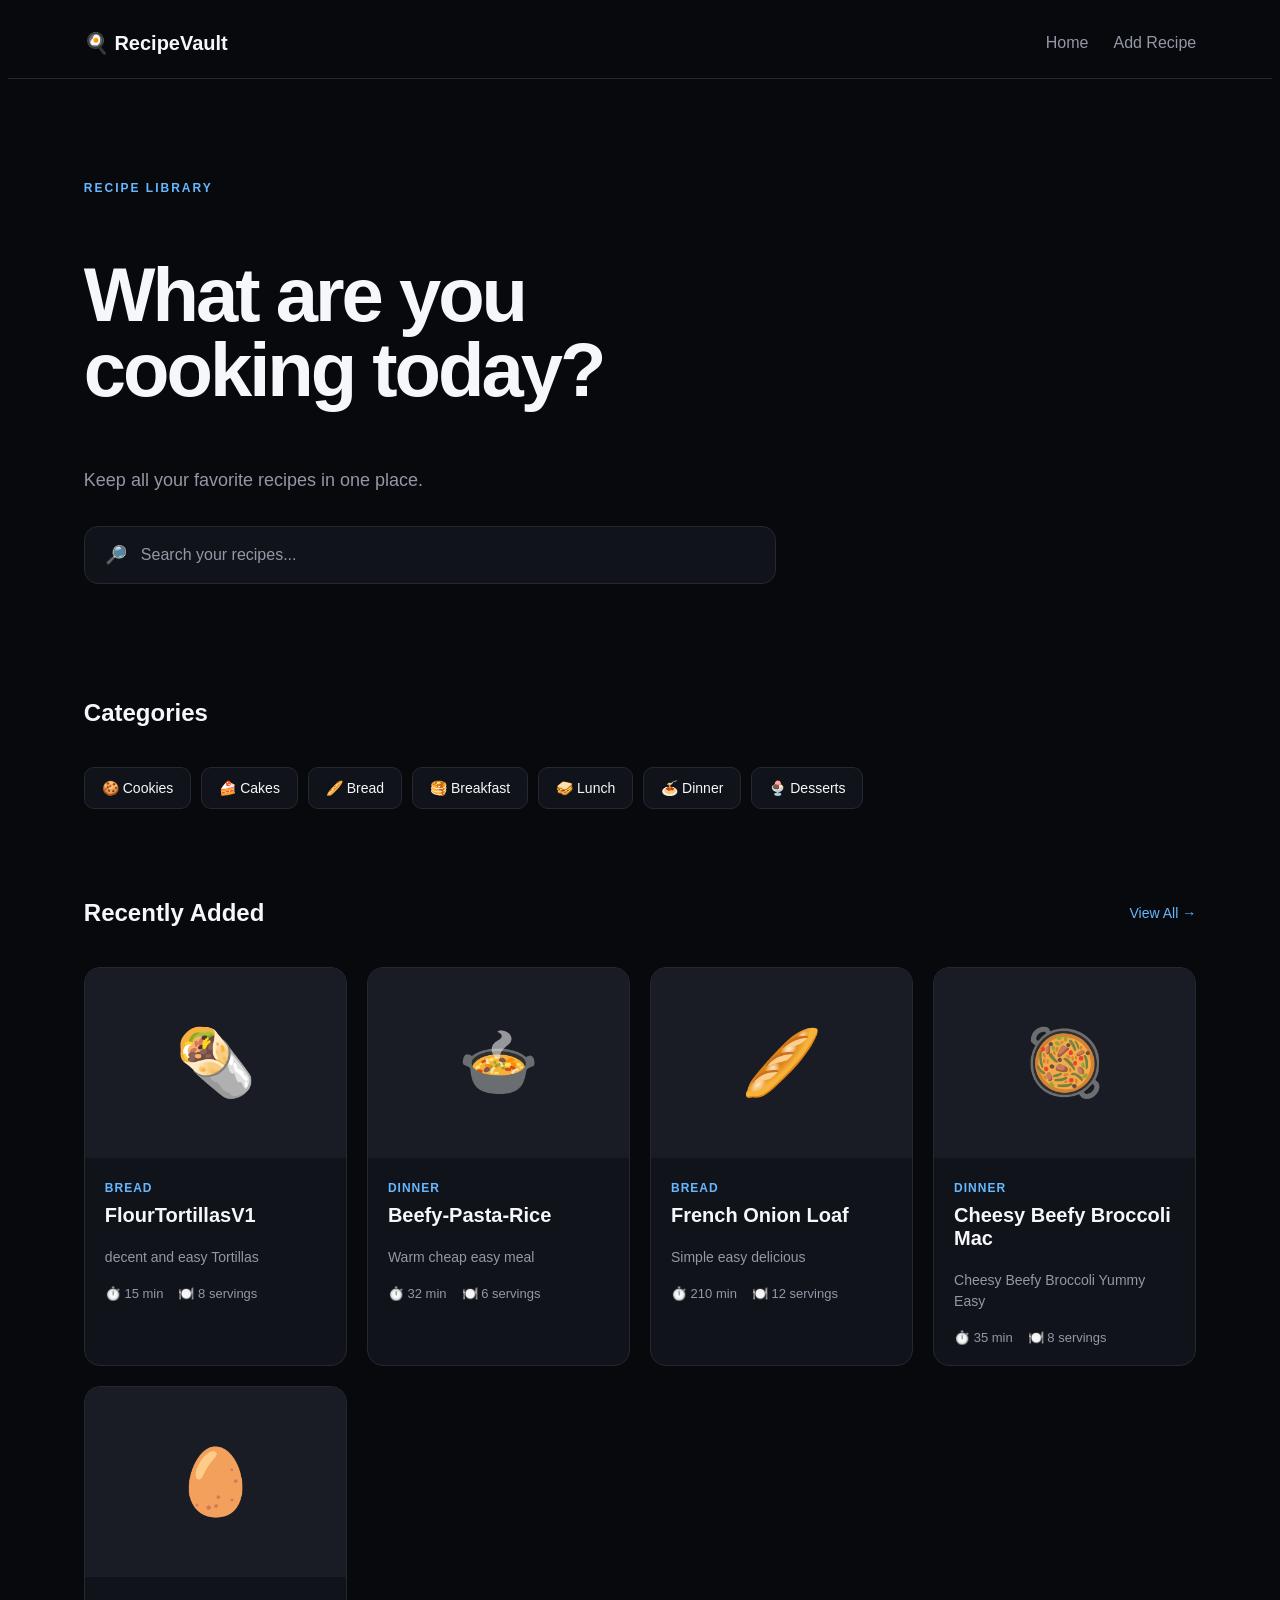
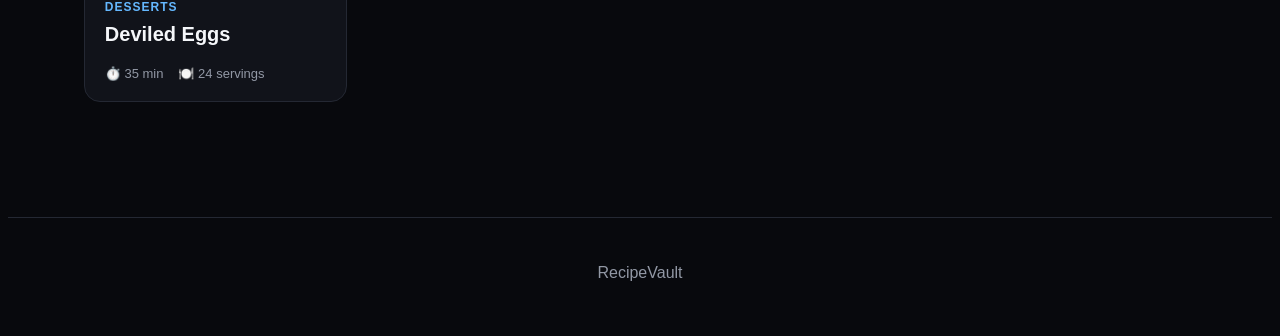
<file: index.html>
<!DOCTYPE html>
<html lang="en">
<head>
    <meta charset="UTF-8">
    <meta name="viewport" content="width=device-width, initial-scale=1.0">

    <title>RecipeVault</title>

    <link rel="stylesheet" href="css/style.css">
</head>

<body>

    <header class="navbar">
        <a href="index.html" class="logo">
            🍳 RecipeVault
        </a>

        <nav>
            <a href="index.html">Home</a>
            <a href="add-recipe.html">Add Recipe</a>
        </nav>
    </header>

    <main>

        <section class="hero">
            <p class="eyebrow">RECIPE LIBRARY</p>

            <h1>What are you<br>cooking today?</h1>

            <p class="hero-description">
                Keep all your favorite recipes in one place.
            </p>

            <div class="search-box">
                <span>🔎</span>
                <input
                    type="text"
                    id="searchInput"
                    placeholder="Search your recipes..."
                >
            </div>
        </section>

        <section class="section">
            <div class="section-header">
                <h2>Categories</h2>
            </div>

            <div class="categories">
                <button>🍪 Cookies</button>
                <button>🍰 Cakes</button>
                <button>🥖 Bread</button>
                <button>🥞 Breakfast</button>
                <button>🥪 Lunch</button>
                <button>🍝 Dinner</button>
                <button>🍨 Desserts</button>
            </div>
        </section>

        <section class="section">
            <div class="section-header">
                <h2>Recently Added</h2>
                <a href="#">View All →</a>
            </div>

            <div id="recipeGrid" class="recipe-grid">

                <article class="recipe-card">
                    <div class="recipe-image">
                        🍪
                    </div>

                    <div class="recipe-info">
                        <span class="recipe-category">Cookies</span>

                        <h3>Chocolate Chip Cookies</h3>

                        <p>
                            Soft, chewy cookies loaded with chocolate chips.
                        </p>

                        <div class="recipe-meta">
                            <span>⏱️ 25 min</span>
                            <span>🍪 24 servings</span>
                        </div>
                    </div>
                </article>

            </div>
        </section>

    </main>

    <footer>
        <p>RecipeVault</p>
    </footer>

    <script src="js/app.js"></script>

</body>
</html>
</file>
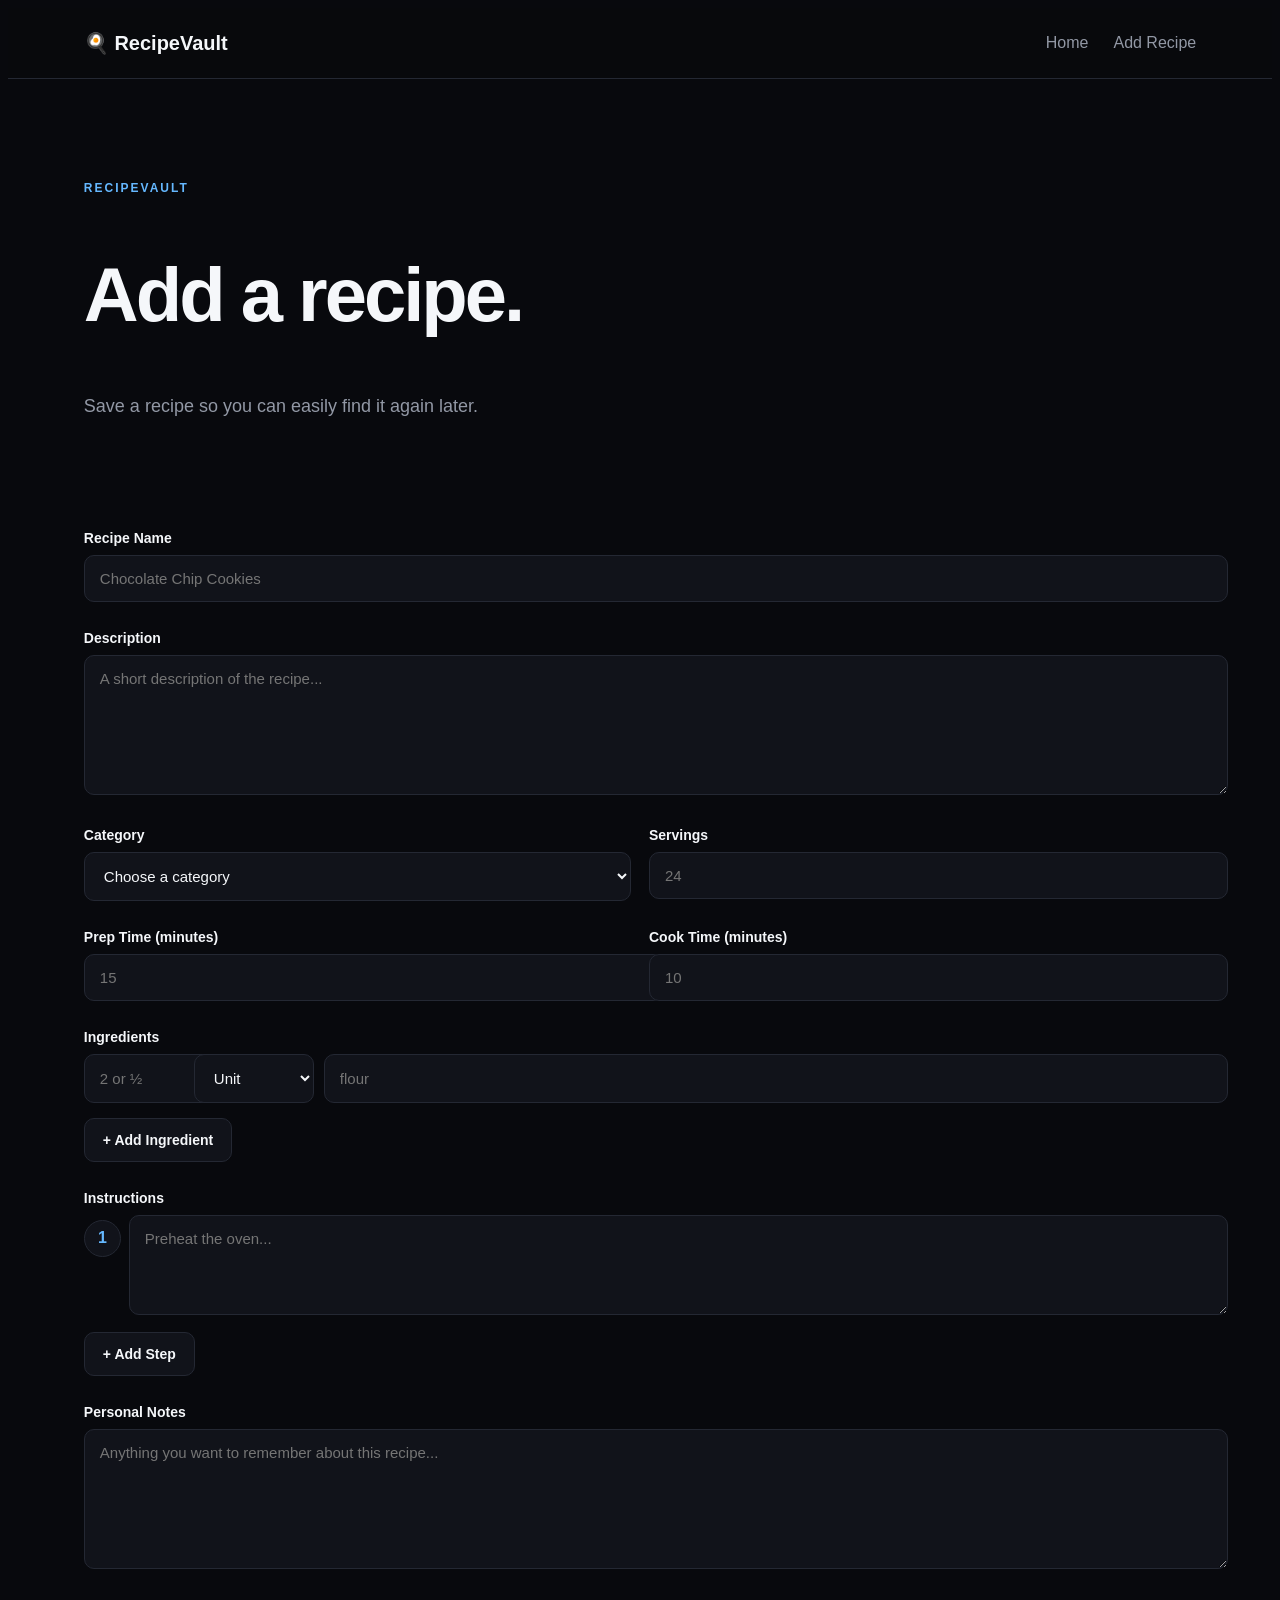
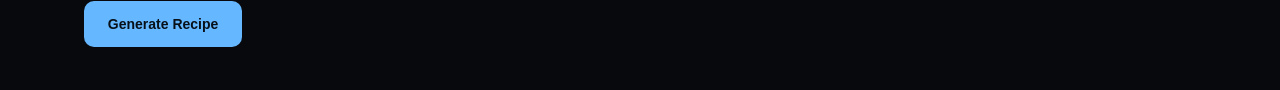
<file: add-recipe.html>
<!DOCTYPE html>
<html lang="en">
<head>
    <meta charset="UTF-8">
    <meta name="viewport" content="width=device-width, initial-scale=1.0">

    <title>Add Recipe • RecipeVault</title>

    <link rel="stylesheet" href="css/style.css">
</head>

<body>

    <header class="navbar">
        <a href="index.html" class="logo">
            🍳 RecipeVault
        </a>

        <nav>
            <a href="index.html">Home</a>
            <a href="add-recipe.html">Add Recipe</a>
        </nav>
    </header>

    <main>

        <section class="hero">
            <p class="eyebrow">RECIPEVAULT</p>

            <h1>Add a recipe.</h1>

            <p class="hero-description">
                Save a recipe so you can easily find it again later.
            </p>
        </section>

        <section class="section">

            <form id="recipeForm">

                <div class="form-group">
                    <label for="recipeName">Recipe Name</label>
                    <input
                        type="text"
                        id="recipeName"
                        placeholder="Chocolate Chip Cookies"
                        required
                    >
                </div>

                <div class="form-group">
                    <label for="description">Description</label>
                    <textarea
                        id="description"
                        placeholder="A short description of the recipe..."
                    ></textarea>
                </div>

                <div class="form-row">

                    <div class="form-group">
                        <label for="category">Category</label>

                        <select id="category" required>
                            <option value="">Choose a category</option>
                            <option value="Cookies">Cookies</option>
                            <option value="Cakes">Cakes</option>
                            <option value="Bread">Bread</option>
                            <option value="Breakfast">Breakfast</option>
                            <option value="Lunch">Lunch</option>
                            <option value="Dinner">Dinner</option>
                            <option value="Desserts">Desserts</option>
                            <option value="Other">Other</option>
                        </select>
                    </div>

                    <div class="form-group">
                        <label for="servings">Servings</label>

                        <input
                            type="number"
                            id="servings"
                            min="1"
                            placeholder="24"
                            required
                        >
                    </div>

                </div>

                <div class="form-row">

                    <div class="form-group">
                        <label for="prepTime">Prep Time (minutes)</label>

                        <input
                            type="number"
                            id="prepTime"
                            min="0"
                            placeholder="15"
                        >
                    </div>

                    <div class="form-group">
                        <label for="cookTime">Cook Time (minutes)</label>

                        <input
                            type="number"
                            id="cookTime"
                            min="0"
                            placeholder="10"
                        >
                    </div>

                </div>

                <div class="form-group">
                    <label>Ingredients</label>

                    <div id="ingredients">
                        <div class="ingredient-row">
                            <input
    type="text"
    class="ingredient-amount"
    placeholder="2 or ½"
    inputmode="text"
>

                            <select class="ingredient-unit">
    <option value="">Unit</option>

    <optgroup label="Volume">
        <option value="tsp">tsp</option>
        <option value="tbsp">tbsp</option>
        <option value="cup">cup</option>
        <option value="fl oz">fl oz</option>
        <option value="pint">pint</option>
        <option value="quart">quart</option>
        <option value="gallon">gallon</option>
        <option value="mL">mL</option>
        <option value="L">L</option>
    </optgroup>

    <optgroup label="Weight">
        <option value="oz">oz</option>
        <option value="lb">lb</option>
        <option value="g">g</option>
        <option value="kg">kg</option>
    </optgroup>

    <optgroup label="Other">
        <option value="whole">whole</option>
        <option value="pinch">pinch</option>
        <option value="dash">dash</option>
        <option value="package">package</option>
        <option value="can">can</option>
        <option value="jar">jar</option>
        <option value="bunch">bunch</option>
        <option value="slice">slice</option>
    </optgroup>

    <option value="custom">Custom...</option>
</select>

<input
    type="text"
    class="ingredient-custom-unit"
    placeholder="Custom unit"
    hidden
>

                            <input
                                type="text"
                                class="ingredient-name"
                                placeholder="flour"
                            >
                        </div>
                    </div>

                    <button
                        type="button"
                        id="addIngredient"
                        class="secondary-button"
                    >
                        + Add Ingredient
                    </button>
                </div>

                <div class="form-group">
                    <label>Instructions</label>

                    <div id="instructions">

                        <div class="instruction-row">
                            <span>1</span>

                            <textarea
                                class="instruction"
                                placeholder="Preheat the oven..."
                                required
                            ></textarea>
                        </div>

                    </div>

                    <button
                        type="button"
                        id="addInstruction"
                        class="secondary-button"
                    >
                        + Add Step
                    </button>
                </div>

                <div class="form-group">
                    <label for="notes">Personal Notes</label>

                    <textarea
                        id="notes"
                        placeholder="Anything you want to remember about this recipe..."
                    ></textarea>
                </div>

                <button type="submit" class="primary-button">
    Generate Recipe
</button>

<div id="jsonResult" class="json-result" hidden>
    <div class="json-header">
        <h2>Generated Recipe</h2>

        <button
            type="button"
            id="copyJson"
            class="secondary-button"
        >
            📋 Copy JSON
        </button>
    </div>

    <textarea
        id="jsonOutput"
        readonly
        spellcheck="false"
    ></textarea>

    <p class="json-help">
        Copy this JSON and add it to your <code>recipes.json</code> file.
    </p>
</div>

            </form>

        </section>

    </main>

    <script src="js/add-recipe.js"></script>

</body>
</html>
</file>
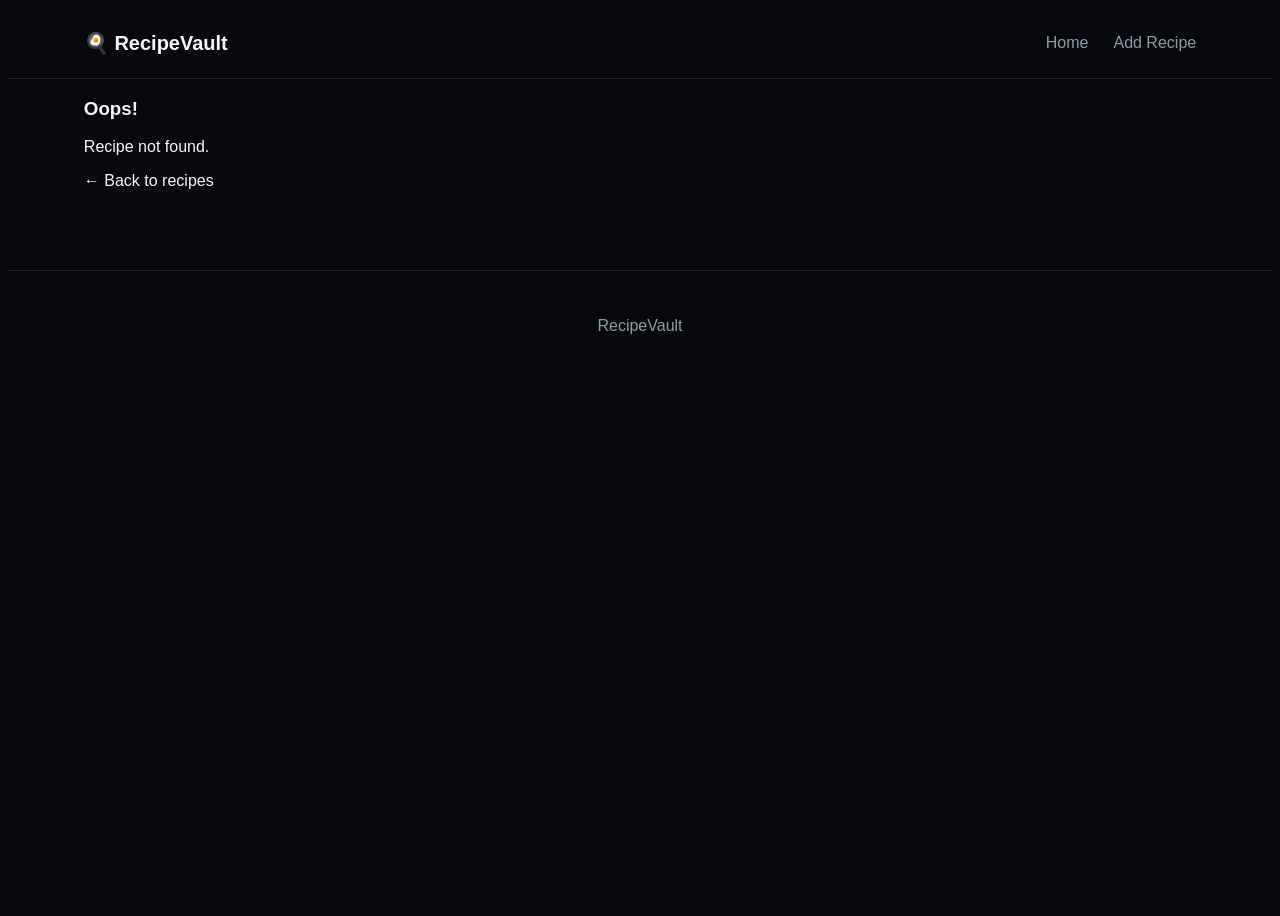
<file: recipe.html>
<!DOCTYPE html>
<html lang="en">
<head>
    <meta charset="UTF-8">
    <meta name="viewport" content="width=device-width, initial-scale=1.0">

    <title>Recipe • RecipeVault</title>

    <link rel="stylesheet" href="css/style.css">
</head>

<body>

    <header class="navbar">
        <a href="index.html" class="logo">
            🍳 RecipeVault
        </a>

        <nav>
            <a href="index.html">Home</a>
            <a href="add-recipe.html">Add Recipe</a>
        </nav>
    </header>


    <main>

        <section id="recipePage" class="recipe-page">

            <p class="loading">
                Loading recipe...
            </p>

        </section>

    </main>


    <footer>
        <p>RecipeVault</p>
    </footer>


    <script src="js/recipe.js"></script>

</body>
</html>
</file>
<file: css/style.css>
```css
* {
    box-sizing: border-box;
    margin: 0;
    padding: 0;
}

:root {
    --background: #08090d;
    --surface: #11131a;
    --surface-hover: #181b24;
    --border: #242833;
    --text: #f5f7fa;
    --muted: #9298a5;
    --accent: #65b8ff;
}

body {
    min-height: 100vh;
    background: var(--background);
    color: var(--text);
    font-family: Arial, Helvetica, sans-serif;
}

a {
    color: inherit;
    text-decoration: none;
}

/* NAVBAR */

.navbar {
    height: 70px;
    padding: 0 6%;
    display: flex;
    align-items: center;
    justify-content: space-between;

    border-bottom: 1px solid var(--border);
    background: rgba(8, 9, 13, 0.9);
}

.logo {
    font-size: 20px;
    font-weight: 700;
}

.navbar nav {
    display: flex;
    gap: 25px;
}

.navbar nav a {
    color: var(--muted);
    transition: 0.2s;
}

.navbar nav a:hover {
    color: var(--text);
}

/* MAIN */

main {
    width: min(1200px, 88%);
    margin: auto;
}

/* HERO */

.hero {
    padding: 90px 0 60px;
}

.eyebrow {
    color: var(--accent);
    font-size: 12px;
    font-weight: 700;
    letter-spacing: 2px;
    margin-bottom: 15px;
}

.hero h1 {
    font-size: clamp(42px, 7vw, 76px);
    line-height: 0.98;
    letter-spacing: -3px;
}

.hero-description {
    color: var(--muted);
    font-size: 18px;
    margin-top: 22px;
}

.search-box {
    margin-top: 35px;
    width: min(650px, 100%);

    display: flex;
    align-items: center;
    gap: 12px;

    padding: 17px 20px;

    background: var(--surface);
    border: 1px solid var(--border);
    border-radius: 14px;
}

.search-box span {
    font-size: 18px;
}

.search-box input {
    flex: 1;

    border: none;
    outline: none;
    background: transparent;

    color: var(--text);
    font-size: 16px;
}

.search-box input::placeholder {
    color: var(--muted);
}

/* SECTIONS */

.section {
    padding: 35px 0;
}

.section-header {
    display: flex;
    justify-content: space-between;
    align-items: center;
    margin-bottom: 20px;
}

.section-header h2 {
    font-size: 24px;
}

.section-header a {
    color: var(--accent);
    font-size: 14px;
}

/* CATEGORIES */

.categories {
    display: flex;
    gap: 10px;
    flex-wrap: wrap;
}

.categories button {
    border: 1px solid var(--border);
    background: var(--surface);
    color: var(--text);

    padding: 12px 17px;
    border-radius: 10px;

    font-size: 14px;
    cursor: pointer;

    transition: 0.2s;
}

.categories button:hover {
    background: var(--surface-hover);
    border-color: var(--accent);
}

/* RECIPE GRID */

.recipe-grid {
    display: grid;
    grid-template-columns: repeat(auto-fill, minmax(260px, 1fr));
    gap: 20px;
}

.recipe-card {
    overflow: hidden;

    background: var(--surface);
    border: 1px solid var(--border);
    border-radius: 16px;

    cursor: pointer;
    transition: 0.2s;
}

.recipe-card:hover {
    transform: translateY(-3px);
    background: var(--surface-hover);
}

.recipe-image {
    height: 190px;

    display: flex;
    align-items: center;
    justify-content: center;

    background: #191c24;

    font-size: 65px;
}

.recipe-info {
    padding: 20px;
}

.recipe-category {
    color: var(--accent);
    font-size: 12px;
    font-weight: 700;
    text-transform: uppercase;
    letter-spacing: 1px;
}

.recipe-info h3 {
    margin-top: 8px;
    font-size: 20px;
}

.recipe-info p {
    margin-top: 8px;
    color: var(--muted);
    line-height: 1.5;
    font-size: 14px;
}

.recipe-meta {
    display: flex;
    gap: 15px;
    margin-top: 18px;

    color: var(--muted);
    font-size: 13px;
}

/* FOOTER */

footer {
    margin-top: 80px;
    padding: 30px;

    text-align: center;
    color: var(--muted);
    border-top: 1px solid var(--border);
}

/* MOBILE */

@media (max-width: 600px) {

    .navbar {
        padding: 0 5%;
    }

    .navbar nav {
        gap: 15px;
        font-size: 14px;
    }

    main {
        width: 90%;
    }

    .hero {
        padding-top: 60px;
    }

    .hero h1 {
        letter-spacing: -2px;
    }

    .recipe-grid {
        grid-template-columns: 1fr;
    }
}
```


#recipeForm {
    width: min(800px, 100%);
}

.form-group {
    margin-bottom: 28px;
}

.form-group label {
    display: block;
    margin-bottom: 9px;

    font-size: 14px;
    font-weight: 600;
}

.form-group input,
.form-group textarea,
.form-group select {
    width: 100%;

    padding: 14px 15px;

    border: 1px solid var(--border);
    border-radius: 10px;

    background: var(--surface);
    color: var(--text);

    font-family: inherit;
    font-size: 15px;

    outline: none;

    transition: 0.2s;
}

.form-group input:focus,
.form-group textarea:focus,
.form-group select:focus {
    border-color: var(--accent);
}

.form-group textarea {
    min-height: 110px;
    resize: vertical;
}

.form-group select {
    cursor: pointer;
}

.form-row {
    display: grid;
    grid-template-columns: 1fr 1fr;
    gap: 18px;
}

/* INGREDIENTS */

.ingredient-row {
    display: grid;
    grid-template-columns: 100px 120px 1fr;
    gap: 10px;

    margin-bottom: 10px;
}

/* INSTRUCTIONS */

.instruction-row {
    display: grid;
    grid-template-columns: 35px 1fr;
    gap: 10px;

    margin-bottom: 12px;
}

.instruction-row > span {
    width: 35px;
    height: 35px;

    display: flex;
    align-items: center;
    justify-content: center;

    margin-top: 5px;

    border-radius: 50%;

    background: var(--surface);
    border: 1px solid var(--border);

    color: var(--accent);
    font-weight: 700;
}

.instruction-row textarea {
    min-height: 70px;
}

/* BUTTONS */

.primary-button,
.secondary-button {
    border-radius: 10px;

    padding: 13px 18px;

    font-family: inherit;
    font-size: 14px;
    font-weight: 600;

    cursor: pointer;

    transition: 0.2s;
}

.primary-button {
    border: none;

    background: var(--accent);
    color: #071019;

    padding: 15px 24px;
}

.primary-button:hover {
    filter: brightness(1.1);
}

.secondary-button {
    margin-top: 5px;

    background: var(--surface);
    color: var(--text);

    border: 1px solid var(--border);
}

.secondary-button:hover {
    background: var(--surface-hover);
    border-color: var(--accent);
}

/* MOBILE FORM */

@media (max-width: 600px) {

    .form-row {
        grid-template-columns: 1fr;
        gap: 0;
    }

    .ingredient-row {
        grid-template-columns: 75px 90px 1fr;
        gap: 7px;
    }

    .ingredient-row input {
        padding: 12px 9px;
        font-size: 14px;
    }

}

/* =========================
   JSON RESULT
   ========================= */

.json-result {
    margin-top: 50px;
    padding: 25px;

    background: var(--surface);
    border: 1px solid var(--border);
    border-radius: 16px;
}

.json-result[hidden] {
    display: none;
}

.json-header {
    display: flex;
    align-items: center;
    justify-content: space-between;
    gap: 15px;

    margin-bottom: 15px;
}

.json-header h2 {
    font-size: 20px;
}

.json-header .secondary-button {
    margin-top: 0;
}

#jsonOutput {
    width: 100%;
    min-height: 400px;

    padding: 18px;

    background: #08090d;
    color: var(--text);

    border: 1px solid var(--border);
    border-radius: 10px;

    font-family: monospace;
    font-size: 13px;
    line-height: 1.6;

    resize: vertical;
    outline: none;
}

.json-help {
    margin-top: 12px;

    color: var(--muted);
    font-size: 13px;
}

.json-help code {
    color: var(--accent);
}

@media (max-width: 600px) {

    .json-header {
        align-items: flex-start;
        flex-direction: column;
    }

    #jsonOutput {
        min-height: 350px;
        font-size: 12px;
    }
}

/* =========================
   COOKING MODE
   ========================= */

.cooking-mode {
    position: fixed;
    inset: 0;
    z-index: 9999;

    background: var(--background);

    overflow-y: auto;
}


.cooking-mode-inner {

    min-height: 100%;

    max-width: 900px;

    margin: auto;

    padding: 40px 25px;

    display: flex;
    flex-direction: column;
    justify-content: center;

}


.close-cooking-mode {

    position: absolute;

    top: 20px;
    right: 20px;

    width: 45px;
    height: 45px;

    border-radius: 50%;

    border: 1px solid var(--border);

    background: var(--surface);

    color: var(--text);

    font-size: 20px;

    cursor: pointer;

}


.cooking-progress {

    color: var(--accent);

    font-size: 14px;

    font-weight: 700;

    letter-spacing: 2px;

    margin-bottom: 15px;

}


.cooking-mode-inner h1 {

    font-size: 32px;

    margin-bottom: 40px;

}


.cooking-step {

    padding: 40px 30px;

    background: var(--surface);

    border: 1px solid var(--border);

    border-radius: 20px;

    margin-bottom: 25px;

}


.step-number {

    font-size: 14px;

    color: var(--accent);

    font-weight: 700;

    margin-bottom: 20px;

}


.cooking-step p {

    font-size: 28px;

    line-height: 1.5;

}


.cooking-timer-button {

    width: 100%;

    padding: 18px;

    margin-bottom: 25px;

    border: none;

    border-radius: 12px;

    background: var(--accent);

    color: white;

    font-size: 18px;

    font-weight: 700;

    cursor: pointer;

}


.cooking-navigation {

    display: flex;

    justify-content: space-between;

    gap: 15px;

}


.cooking-navigation button {

    padding: 15px 25px;

    border-radius: 10px;

    border: 1px solid var(--border);

    background: var(--surface);

    color: var(--text);

    font-size: 16px;

    cursor: pointer;

}


.cooking-navigation button:disabled {

    opacity: 0.4;

    cursor: not-allowed;

}


@media (max-width: 600px) {

    .cooking-mode-inner {

        padding: 70px 18px 25px;

    }


    .cooking-mode-inner h1 {

        font-size: 24px;

        margin-bottom: 25px;

    }


    .cooking-step {

        padding: 30px 20px;

    }


    .cooking-step p {

        font-size: 22px;

    }


    .cooking-navigation button {

        flex: 1;

        padding: 14px 10px;

    }

}


/* =========================
   COOKING MODE INGREDIENTS
   ========================= */

.cooking-ingredients {

    background: var(--surface);

    border: 1px solid var(--border);

    border-radius: 20px;

    padding: 25px;

    margin-bottom: 35px;

}


.cooking-ingredients h2 {

    margin: 0 0 20px;

    font-size: 20px;

}


.cooking-ingredient-list {

    display: flex;

    flex-direction: column;

    gap: 10px;

}


.cooking-ingredient {

    display: flex;

    gap: 8px;

    font-size: 16px;

    line-height: 1.5;

}


.cooking-ingredient strong {

    min-width: 45px;

}


/* =========================
   COOKING MODE NOTES
   ========================= */

.cooking-notes {

    background: var(--surface);

    border: 1px solid var(--border);

    border-radius: 20px;

    padding: 25px;

    margin-top: 30px;

}


.cooking-notes h2 {

    margin: 0 0 12px;

    font-size: 20px;

}


.cooking-notes p {

    margin: 0;

    line-height: 1.6;

    font-size: 16px;

}


/* =========================
   MOBILE
   ========================= */

@media (max-width: 600px) {

    .cooking-ingredients {

        padding: 20px;

        margin-bottom: 30px;

    }


    .cooking-ingredient {

        font-size: 15px;

    }


    .cooking-notes {

        padding: 20px;

    }

}
</file>
